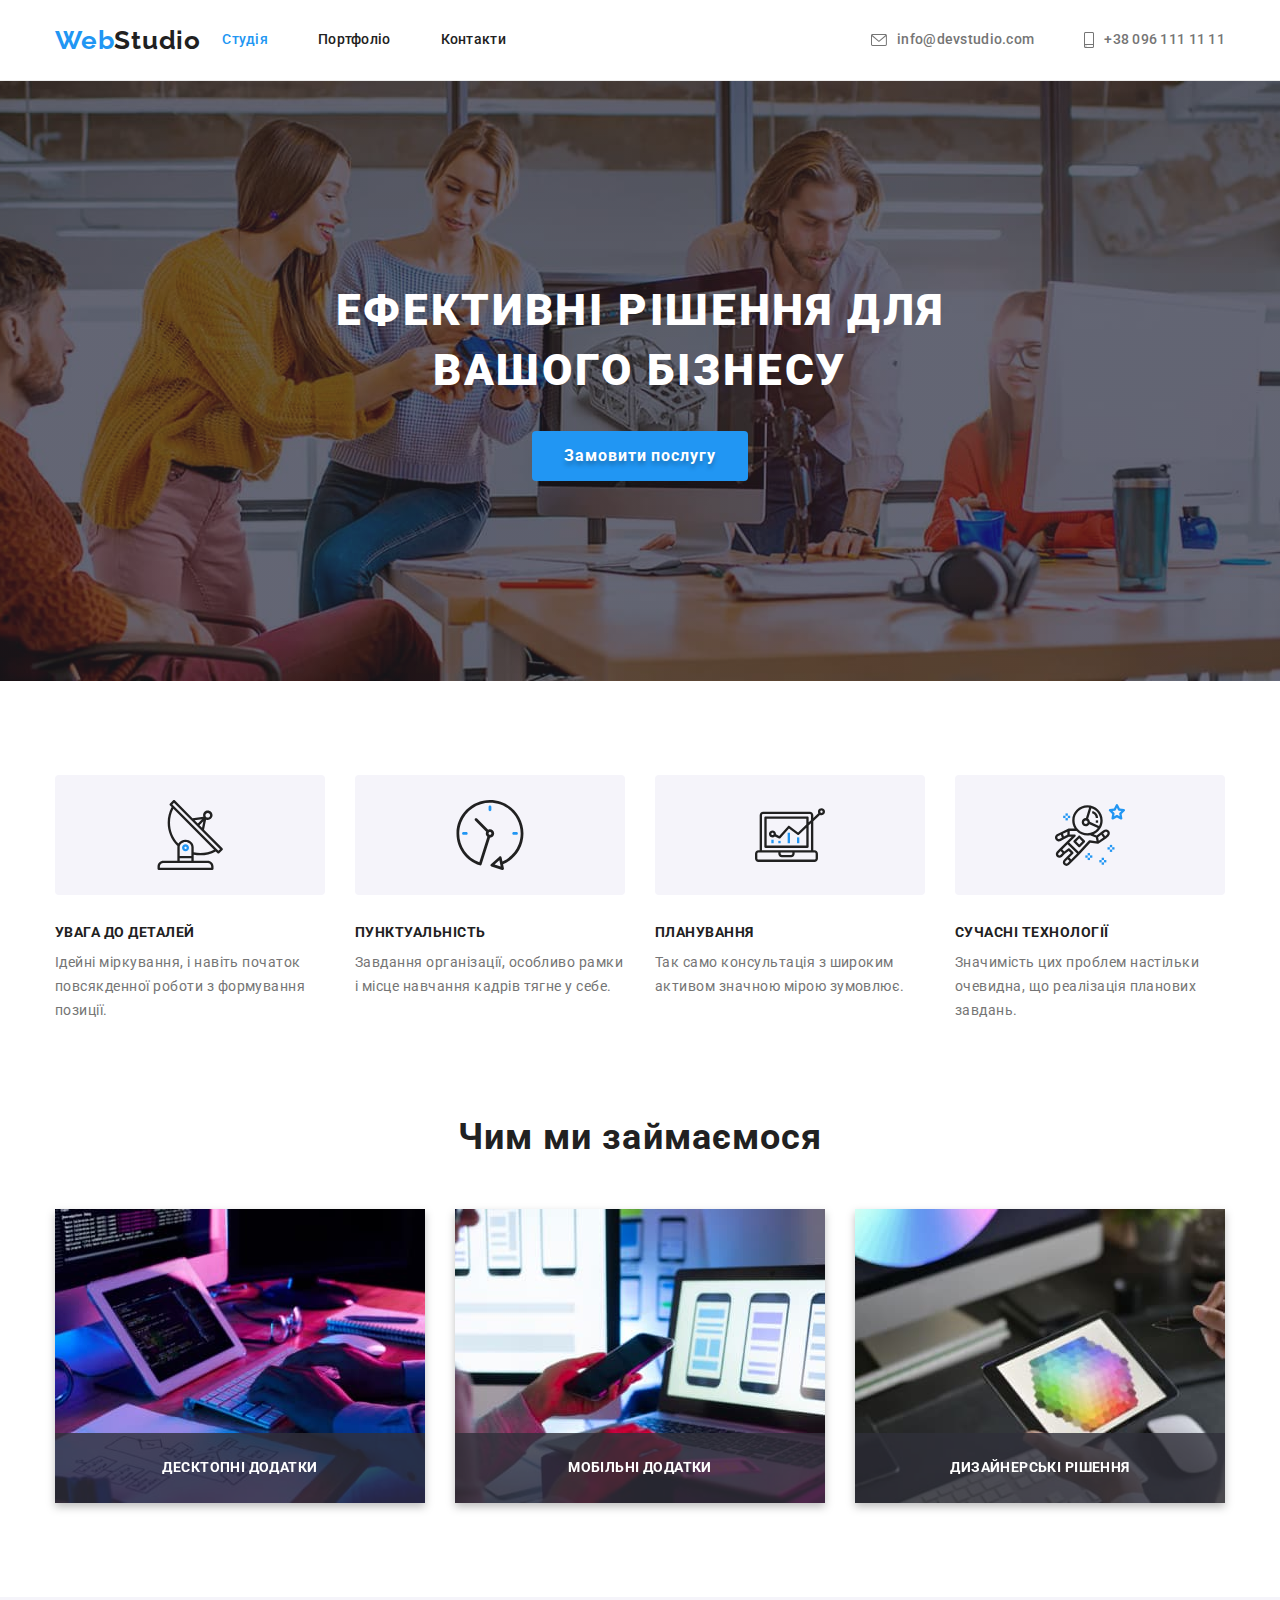
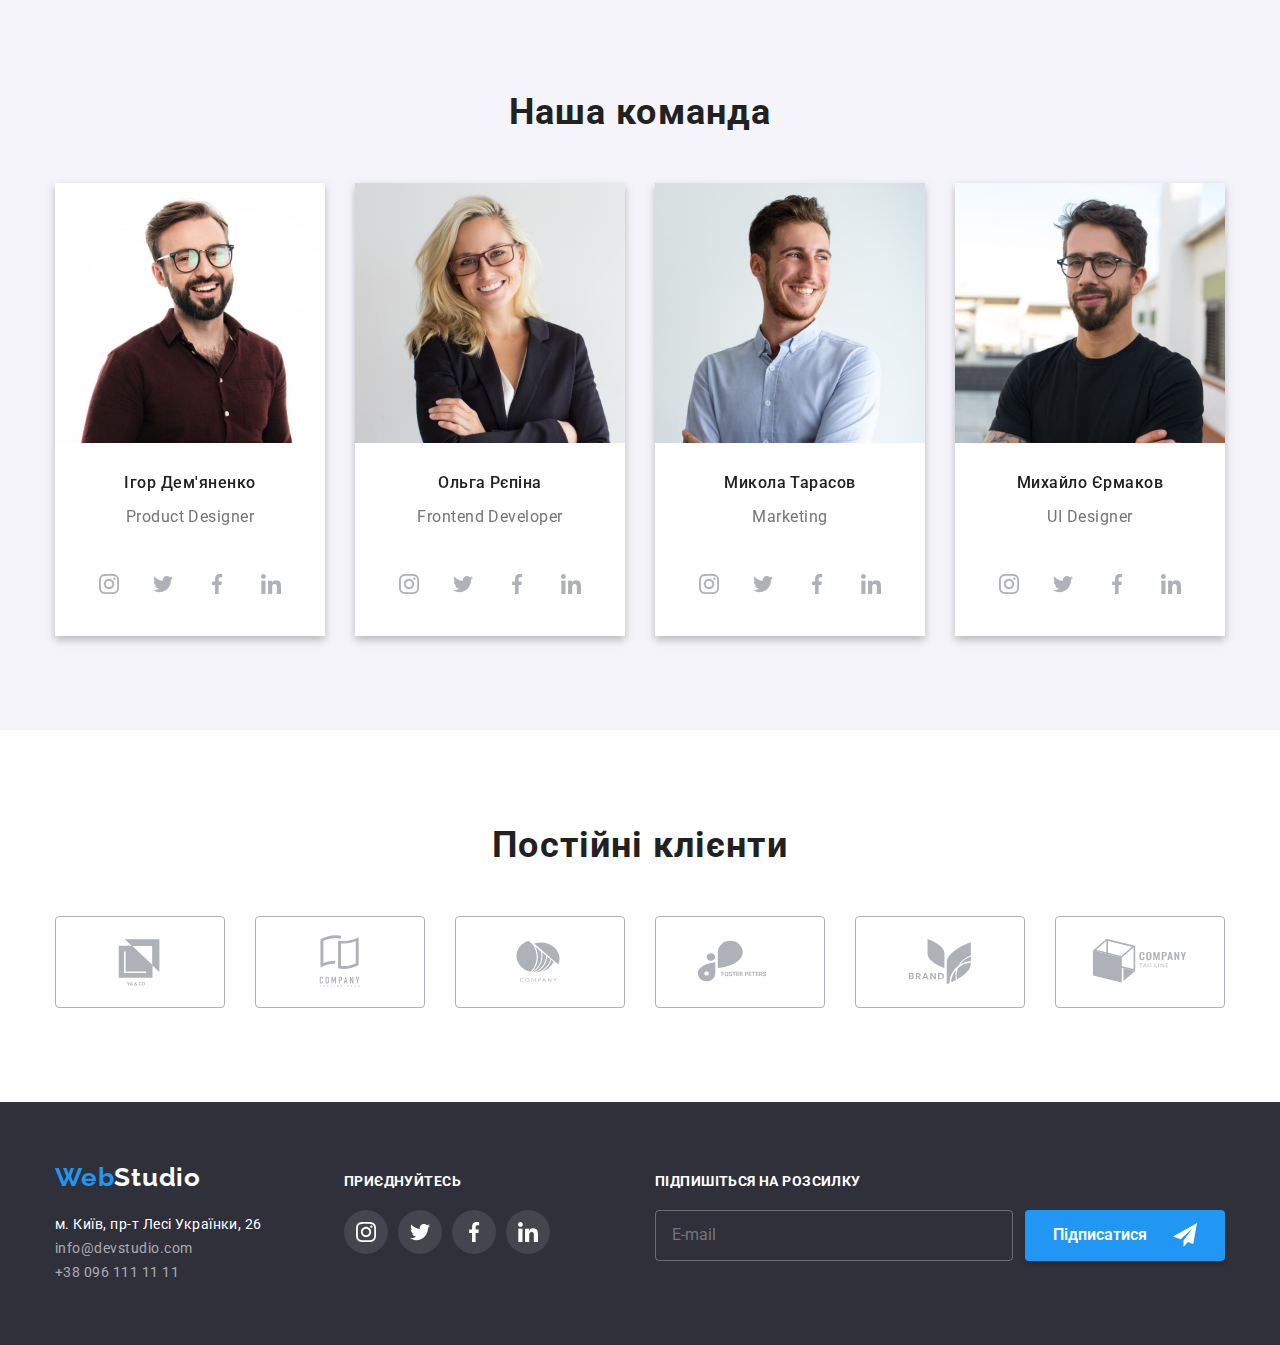
<file: index.html>
<!DOCTYPE html>
<html lang="uk">
  <head>
    <meta charset="UTF-8" />
    <meta http-equiv="X-UA-Compatible" content="IE=edge" />
    <meta name="viewport" content="width=device-width, initial-scale=1.0" />
    <title>WebStudio</title>
    <link
      href="https://fonts.googleapis.com/css2?family=Raleway:wght@700&family=Roboto:wght@400;500;700;900&display=swap"
      rel="stylesheet"
    />
    <link
      rel="stylesheet"
      href="https://cdnjs.cloudflare.com/ajax/libs/modern-normalize/1.1.0/modern-normalize.min.css"
    />
    <link rel="stylesheet" href="./css/styles.css" />
  </head>
  <body>
    <header>
      <div class="container main-nav">
        <a href="./index.html" class="logo"><span class="web-logo">Web</span>Studio</a>
        <nav>
          <ul class="site-nav list">
            <li class="item"><a href="./index.html" class="link current">Студія</a></li>
            <li class="item"><a href="./portfolio.html" class="link">Портфоліо</a></li>
            <li class="item"><a href="" class="link">Контакти</a></li>
          </ul>
        </nav>
        <ul class="auth-nav list">
          <li class="item">
            <a href="mailto:info@devstudio.com" class="link">
              <svg class="auth-icon auth-mail" width="16" height="12">
                <use href="./images/icons.svg#icon-envelope"></use>
              </svg>
              <span>info@devstudio.com</span></a
            >
          </li>
          <li class="item">
            <a href="tel:+380961111111" class="link">
              <svg class="auth-icon auth-tel" width="10" height="16">
                <use href="./images/icons.svg#icon-smartphone"></use></svg
              >+38 096 111 11 11</a
            >
          </li>
        </ul>
      </div>
    </header>
    <main>
      <section class="hero">
        <div class="container">
          <h1 class="hero-title">Ефективні рішення для<br />вашого бізнесу</h1>
          <button type="button" class="button primary" data-modal-open>Замовити послугу</button>
        </div>
      </section>
      <section class="section">
        <div class="container">
          <!-- ПЕРЕВАГИ-->
          <h2 class="visually-hidden">Наші переваги</h2>
          <ul class="list advantages">
            <li class="item">
              <div class="icon">
                <svg width="70" height="70">
                  <use href="./images/icons.svg#icon-details"></use>
                </svg>
              </div>
              <h3 class="title">УВАГА ДО ДЕТАЛЕЙ</h3>
              <p class="text">
                Ідейні міркування, і навіть початок повсякденної роботи з формування позиції.
              </p>
            </li>
            <li class="item">
              <div class="icon">
                <svg width="70" height="70">
                  <use href="./images/icons.svg#icon-clock"></use>
                </svg>
              </div>
              <h3 class="title">ПУНКТУАЛЬНІСТЬ</h3>
              <p class="text">
                Завдання організації, особливо рамки і місце навчання кадрів тягне у себе.
              </p>
            </li>
            <li class="item">
              <div class="icon">
                <svg width="70" height="70">
                  <use href="./images/icons.svg#icon-diagram"></use>
                </svg>
              </div>
              <h3 class="title">ПЛАНУВАННЯ</h3>
              <p class="text">Так само консультація з широким активом значною мірою зумовлює.</p>
            </li>
            <li class="item">
              <div class="icon">
                <svg width="70" height="70">
                  <use href="./images/icons.svg#icon-astronaut"></use>
                </svg>
              </div>
              <h3 class="title">СУЧАСНІ ТЕХНОЛОГІЇ</h3>
              <p class="text">
                Значимість цих проблем настільки очевидна, що реалізація планових завдань.
              </p>
            </li>
          </ul>
        </div>
      </section>
      <section class="section section-projects">
        <!-- ЧИМ МИ ЗАЙМАЄМОСЬ -->
        <div class="container">
          <h2 class="section-title">Чим ми займаємося</h2>
          <ul class="list section-list">
            <li class="item">
              <img src="./images/tablet.jpg" alt="Друк на планшеті" width="370" />
              <p class="label">десктопні додатки</p>
            </li>
            <li class="item">
              <img src="./images/phone.jpg" alt="Друк з телефона" width="370" />
              <p class="label">мобільні додатки</p>
            </li>
            <li class="item">
              <img src="./images/color.jpg" alt="Палітра кольорів" width="370" />
              <p class="label">дизайнерські рішення</p>
            </li>
          </ul>
        </div>
      </section>
      <section class="section section-team">
        <div class="container">
          <!-- КОМАНДА -->
          <h2 class="section-title">Наша команда</h2>
          <ul class="list section-list">
            <li class="item">
              <img
                class="person-img"
                src="./images/photo/demyanenko.jpg"
                alt="Ігор Дем'яненко"
                width="270"
              />
              <h3 class="name">Ігор Дем'яненко</h3>
              <p class="position">Product Designer</p>
              <ul class="social-list list">
                <li class="social-item">
                  <a href="" class="social-link link">
                    <svg class="social-icon" width="20" height="20">
                      <use href="./images/icons.svg#icon-instagram"></use>
                    </svg>
                  </a>
                </li>
                <li class="social-item">
                  <a href="" class="social-link link">
                    <svg class="social-icon" width="20" height="20">
                      <use href="./images/icons.svg#icon-twitter"></use>
                    </svg>
                  </a>
                </li>
                <li class="social-item">
                  <a href="" class="social-link link">
                    <svg class="social-icon" width="20" height="20">
                      <use href="./images/icons.svg#icon-facebook"></use>
                    </svg>
                  </a>
                </li>
                <li class="social-item">
                  <a href="" class="social-link link">
                    <svg class="social-icon" width="20" height="20">
                      <use href="./images/icons.svg#icon-linkedin"></use>
                    </svg>
                  </a>
                </li>
              </ul>
            </li>
            <li class="item">
              <img
                class="person-img"
                src="./images/photo/repina.jpg"
                alt="Ольга Рєпіна"
                width="270"
              />
              <h3 class="name">Ольга Рєпіна</h3>
              <p class="position">Frontend Developer</p>
              <ul class="social-list list">
                <li class="social-item">
                  <a href="" class="social-link link">
                    <svg class="social-icon" width="20" height="20">
                      <use href="./images/icons.svg#icon-instagram"></use>
                    </svg>
                  </a>
                </li>
                <li class="social-item">
                  <a href="" class="social-link link">
                    <svg class="social-icon" width="20" height="20">
                      <use href="./images/icons.svg#icon-twitter"></use>
                    </svg>
                  </a>
                </li>
                <li class="social-item">
                  <a href="" class="social-link link">
                    <svg class="social-icon" width="20" height="20">
                      <use href="./images/icons.svg#icon-facebook"></use>
                    </svg>
                  </a>
                </li>
                <li class="social-item">
                  <a href="" class="social-link link">
                    <svg class="social-icon" width="20" height="20">
                      <use href="./images/icons.svg#icon-linkedin"></use>
                    </svg>
                  </a>
                </li>
              </ul>
            </li>
            <li class="item">
              <img
                class="person-img"
                src="./images/photo/tarasov.jpg"
                alt="Микола Тарасов"
                width="270"
              />
              <h3 class="name">Микола Тарасов</h3>
              <p class="position">Marketing</p>
              <ul class="social-list list">
                <li class="social-item">
                  <a href="" class="social-link link">
                    <svg class="social-icon" width="20" height="20">
                      <use href="./images/icons.svg#icon-instagram"></use>
                    </svg>
                  </a>
                </li>
                <li class="social-item">
                  <a href="" class="social-link link">
                    <svg class="social-icon" width="20" height="20">
                      <use href="./images/icons.svg#icon-twitter"></use>
                    </svg>
                  </a>
                </li>
                <li class="social-item">
                  <a href="" class="social-link link">
                    <svg class="social-icon" width="20" height="20">
                      <use href="./images/icons.svg#icon-facebook"></use>
                    </svg>
                  </a>
                </li>
                <li class="social-item">
                  <a href="" class="social-link link">
                    <svg class="social-icon" width="20" height="20">
                      <use href="./images/icons.svg#icon-linkedin"></use>
                    </svg>
                  </a>
                </li>
              </ul>
            </li>
            <li class="item">
              <img
                class="person-img"
                src="./images/photo/ermakov.jpg"
                alt="Михайло Єрмаков"
                width="270"
              />
              <h3 class="name">Михайло Єрмаков</h3>
              <p class="position">UI Designer</p>
              <ul class="social-list list">
                <li class="social-item">
                  <a href="" class="social-link link">
                    <svg class="social-icon" width="20" height="20">
                      <use href="./images/icons.svg#icon-instagram"></use>
                    </svg>
                  </a>
                </li>
                <li class="social-item">
                  <a href="" class="social-link link">
                    <svg class="social-icon" width="20" height="20">
                      <use href="./images/icons.svg#icon-twitter"></use>
                    </svg>
                  </a>
                </li>
                <li class="social-item">
                  <a href="" class="social-link link">
                    <svg class="social-icon" width="20" height="20">
                      <use href="./images/icons.svg#icon-facebook"></use>
                    </svg>
                  </a>
                </li>
                <li class="social-item">
                  <a href="" class="social-link link">
                    <svg class="social-icon" width="20" height="20">
                      <use href="./images/icons.svg#icon-linkedin"></use>
                    </svg>
                  </a>
                </li>
              </ul>
            </li>
          </ul>
        </div>
      </section>
      <section class="section">
        <div class="container">
          <h2 class="section-title">Постійні клієнти</h2>
          <ul class="list clients-list">
            <li class="item">
              <a class="link-company" href="" class="list-company">
                <svg class="button-icon" width="106" height="60">
                  <use href="./images/icons.svg#icon-ya_co"></use>
                </svg>
              </a>
            </li>
            <li class="item clients-item">
              <a class="link-company" href="" class="list-company">
                <svg class="button-icon" width="106" height="60">
                  <use href="./images/icons.svg#icon-company"></use>
                </svg>
              </a>
            </li>
            <li class="item clients-item">
              <a class="link-company" href="" class="list-company">
                <svg class="button-icon" width="106" height="60">
                  <use href="./images/icons.svg#icon-logo-2"></use>
                </svg>
              </a>
            </li>
            <li class="item clients-item">
              <a class="link-company" href="" class="list-company">
                <svg class="button-icon" width="106" height="60">
                  <use href="./images/icons.svg#icon-fosters"></use>
                </svg>
              </a>
            </li>
            <li class="item clients-item">
              <a class="link-company" href="" class="list-company">
                <svg class="button-icon" width="106" height="60">
                  <use href="./images/icons.svg#icon-brand"></use>
                </svg>
              </a>
            </li>
            <li class="item clients-item">
              <a class="link-company" href="" class="list-company">
                <svg class="button-icon" width="106" height="60">
                  <use href="./images/icons.svg#icon-tag-line"></use>
                </svg>
              </a>
            </li>
          </ul>
        </div>
      </section>
      <!-- МОДАЛЬНЕ ВІКНО-->
      <div class="backdrop is-hidden" data-modal>
        <div class="modal">
          <button type="button" class="modal-close-button" data-modal-close>
            <svg class="modal-close-btn-icon" width="18" height="18">
              <use href="./images/icons.svg#icon-close"></use>
            </svg>
          </button>
          <!-- ФОРМА-->
          <form class="modal-form" autocomplete="off">
            <p class="modal-form-instructions">Залиште свої дані, ми вам передзвонимо</p>
            <label class="form-field">
              <span class="form-label">Ім'я</span>
              <span class="form-input-wrapper">
                <input
                  type="text"
                  class="form-input"
                  name="user_name"
                  required
                  pattern="^[a-zA-Zа-яА-ЯЇїІі]+"
                  minlength="2"
                />
                <svg class="form-icon" width="12" height="12">
                  <use href="./images/icons.svg#icon-Vector"></use>
                </svg>
              </span>
            </label>

            <label class="form-field">
              <span class="form-label">Телефон</span>
              <span class="form-input-wrapper">
                <input
                  type="tel"
                  class="form-input"
                  name="user_phone"
                  pattern="[0-9{3}-0-9{3}-0-9{2}-0-9{2}]"
                  title="xxx-xxx-xx-xx"
                  required
                />
                <svg class="form-icon" width="12" height="12">
                  <use href="./images/icons.svg#icon-Vector-1"></use>
                </svg>
              </span>
            </label>

            <label class="form-field">
              <span class="form-label">Пошта</span>
              <span class="form-input-wrapper">
                <input type="mail" class="form-input" name="user_email" required />
                <svg class="form-icon" width="12" height="12">
                  <use href="./images/icons.svg#icon-Vector-3"></use>
                </svg>
              </span>
            </label>

            <label class="form-field">
              <span class="form-label">Коментар</span>
              <span class="form-icon"></span>
              <textarea
                class="form-comment"
                name="user_comment"
                required
                placeholder="Введіть текст"
              ></textarea>
            </label>

            <div>
              <input
                id="user-policy"
                class="form-checkbox-input visually-hidden"
                type="checkbox"
                name="name"
                required
                value="Погодження"
                placeholder=" "
              />
              <label for="user-policy" class="checkbox-label"
                >Погоджуюся з розсилкою та приймаю&nbsp;<a href="">Умови договору</a>
              </label>
              <span class="checkbox-icon"></span>
            </div>
            <button type="submit" class="form-submit-button">Відправити</button>
          </form>
        </div>
      </div>
    </main>
    <!-- ПІДВАЛ-->
    <footer class="list-footer">
      <div class="container all-contacts">
        <div>
          <a href="./index.html" class="logo footer"><span class="web-logo">Web</span>Studio</a>
          <address>
            <ul class="list contact">
              <li class="item">
                <a
                  class="address"
                  href="https://goo.gl/maps/xQ3tT5N6ZBUTE3oR9"
                  target="_blank"
                  rel="noreferrer noopener nofollow"
                  >м. Київ, пр-т Лесі Українки, 26</a
                >
              </li>
              <li class="item">
                <a class="info" href="mailto:info@devstudio.com">info@devstudio.com</a>
              </li>
              <li class="item"><a class="info" href="tel:+380961111111">+38 096 111 11 11</a></li>
            </ul>
          </address>
        </div>
        <div class="social-contacts">
          <p class="footer-instructions">Приєднуйтесь</p>
          <ul class="social-list list">
            <li class="social-item">
              <a href="" class="social-link link">
                <svg class="footer-icon" width="20" height="20">
                  <use href="./images/icons.svg#icon-instagram"></use>
                </svg>
              </a>
            </li>
            <li class="social-item">
              <a href="" class="social-link link">
                <svg class="footer-icon" width="20" height="20">
                  <use href="./images/icons.svg#icon-twitter"></use>
                </svg>
              </a>
            </li>
            <li class="social-item">
              <a href="" class="social-link link">
                <svg class="footer-icon" width="20" height="20">
                  <use href="./images/icons.svg#icon-facebook"></use>
                </svg>
              </a>
            </li>
            <li class="social-item">
              <a href="" class="social-link link">
                <svg class="footer-icon" width="20" height="20">
                  <use href="./images/icons.svg#icon-linkedin"></use>
                </svg>
              </a>
            </li>
          </ul>
        </div>
        <div>
          <form>
            <p class="footer-instructions">Підпишіться на розсилку</p>
            <div class="footer-form-wrapper">
              <label class="footer-form-field">
                <input
                  type="mail"
                  class="footer-form-input"
                  name="user_email"
                  placeholder="E-mail"
                />
              </label>
              <button type="submit" class="footer-submit-button">
                Підписатися<svg class="footer-icon-send" width="24" height="24">
                  <use href="./images/icons.svg#icon-icon-send"></use>
                </svg>
              </button>
            </div>
          </form>
        </div>
      </div>
    </footer>
    <script src="./js/modal.js"></script>
  </body>
</html>
</file>
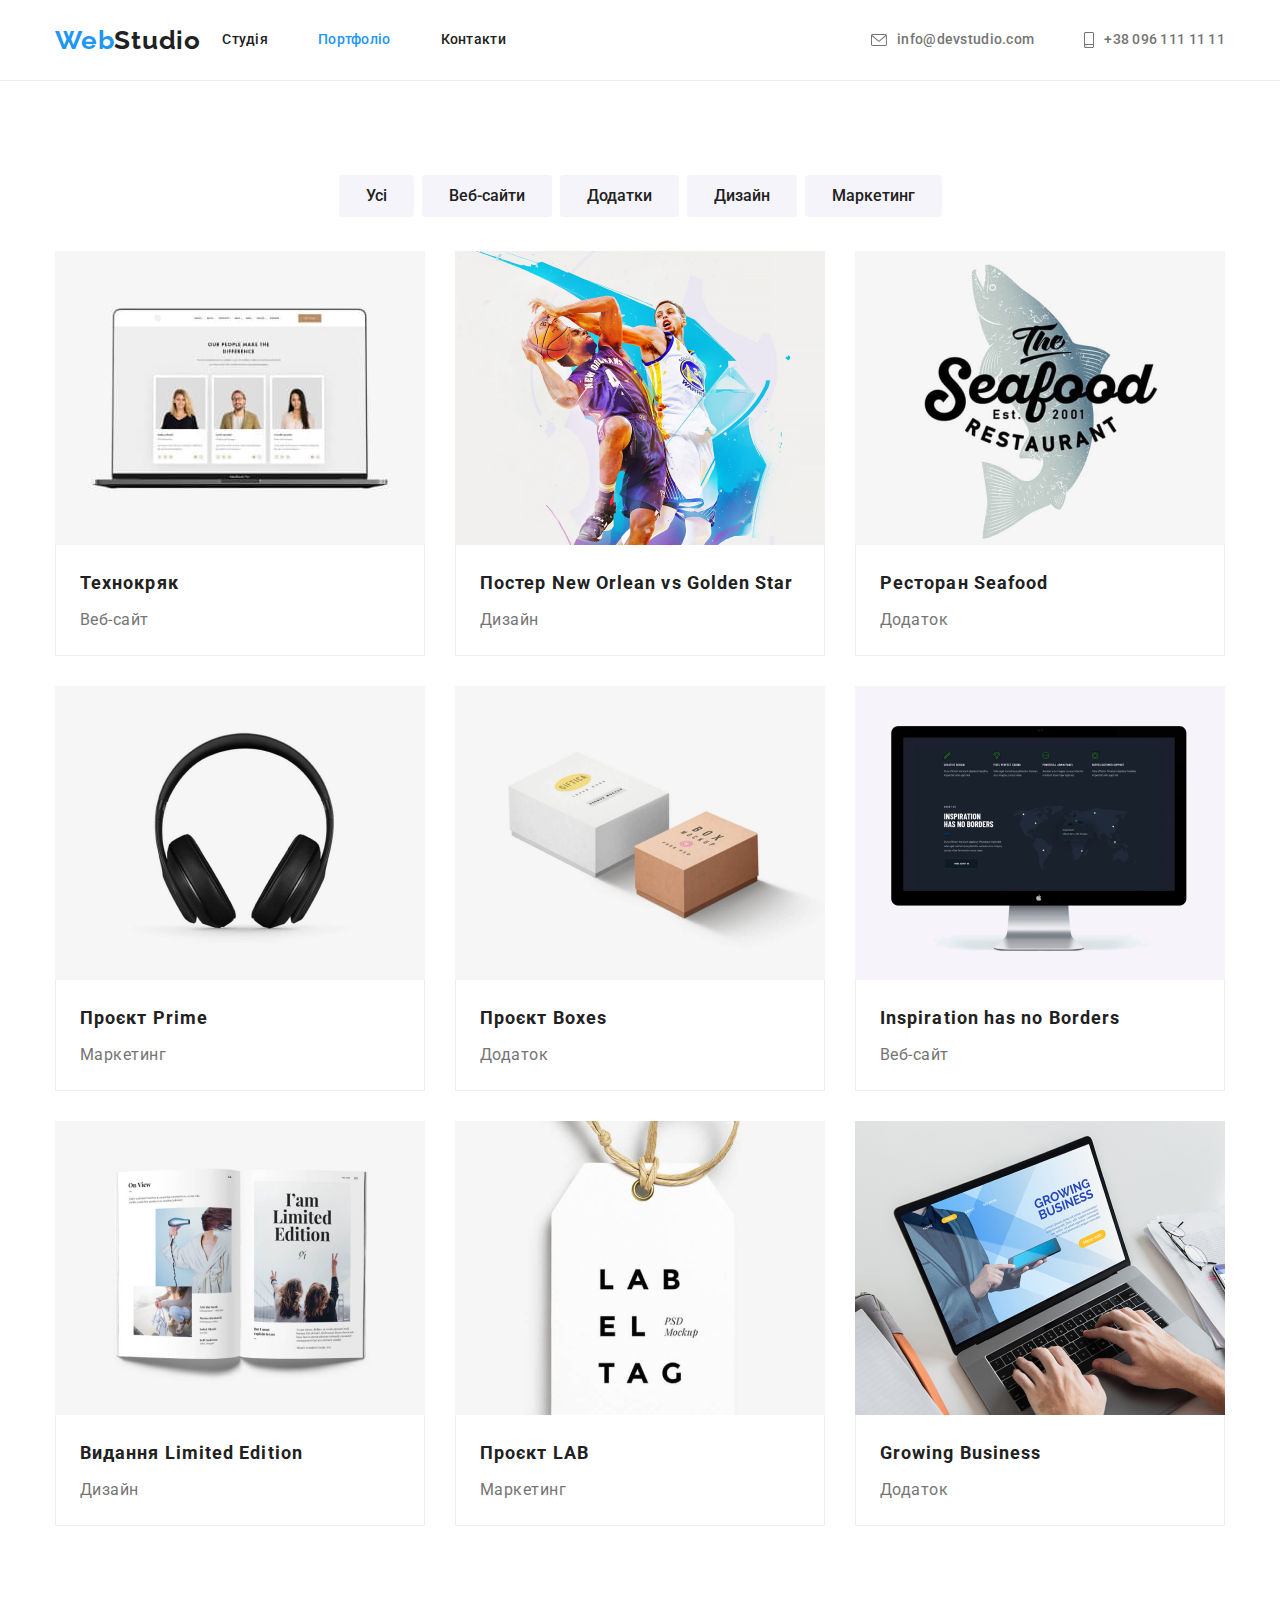
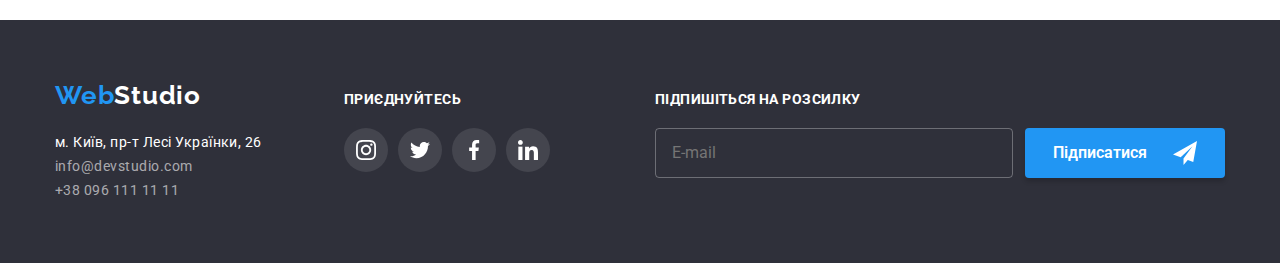
<file: portfolio.html>
<!DOCTYPE html>
<html lang="uk">
  <head>
    <meta charset="UTF-8" />
    <meta http-equiv="X-UA-Compatible" content="IE=edge" />
    <meta name="viewport" content="width=device-width, initial-scale=1.0" />
    <title>WebStudio</title>
    <link
      href="https://fonts.googleapis.com/css2?family=Raleway:wght@700&family=Roboto:wght@400;500;700;900&display=swap"
      rel="stylesheet"
    />
    <link
      rel="stylesheet"
      href="https://cdnjs.cloudflare.com/ajax/libs/modern-normalize/1.1.0/modern-normalize.min.css"
    />
    <link rel="stylesheet" href="./css/styles.css" />
  </head>
  <body>
    <header>
      <div class="container main-nav">
        <a href="./index.html" class="logo"><span class="web-logo">Web</span>Studio</a>
        <nav>
          <ul class="site-nav list">
            <li class="item"><a href="./index.html" class="link">Студія</a></li>
            <li class="item"><a href="./portfolio.html" class="link current">Портфоліо</a></li>
            <li class="item"><a href="" class="link">Контакти</a></li>
          </ul>
        </nav>
        <ul class="auth-nav list">
          <li class="item">
            <a href="mailto:info@devstudio.com" class="link">
              <svg class="auth-icon auth-mail" width="16" height="12">
                <use href="./images/icons.svg#icon-envelope"></use></svg
              >info@devstudio.com</a
            >
          </li>
          <li class="item">
            <a href="tel:+380961111111" class="link">
              <svg class="auth-icon auth-tel" width="10" height="16">
                <use href="./images/icons.svg#icon-smartphone"></use></svg
              >+38 096 111 11 11</a
            >
          </li>
        </ul>
      </div>
    </header>
    <main>
      <section class="section">
        <div class="container">
          <h1 class="visually-hidden">Приклади робіт</h1>
          <!-- РАДІОКНОПКИ -->
          <ul class="list button-list">
            <li class="item"><button type="button" class="button secondary">Усі</button></li>
            <li class="item"><button type="button" class="button secondary">Веб-сайти</button></li>
            <li class="item"><button type="button" class="button secondary">Додатки</button></li>
            <li class="item"><button type="button" class="button secondary">Дизайн</button></li>
            <li class="item"><button type="button" class="button secondary">Маркетинг</button></li>
          </ul>
          <!-- ПРОЕКТИ -->
          <ul class="examples">
            <li class="item examples-item">
              <a class="link examples-link" href="./images/portfolio/img.jpg">
                <div class="examples-wrapper">
                  <img
                    class="examples-picture"
                    src="./images/portfolio/img.jpg"
                    alt="Laptop"
                    width="370"
                  />
                  <p class="overlay">
                    Ресурс пропонує комплексні пропозиції з різним рівнем функціоналу та сервісів.
                    Все це дозволить відвідувачу отримати вичерпні відомості про компанію чи
                    приватну особу.
                  </p>
                </div>
                <div class="text-border">
                  <h2 class="title">Технокряк</h2>
                  <p class="text">Веб-сайт</p>
                </div>
              </a>
            </li>
            <li class="item examples-item">
              <a class="link examples-link" href="./images/portfolio/img-1.png">
                <div class="examples-wrapper">
                  <img
                    class="examples-picture"
                    src="./images/portfolio/img-1.png"
                    alt="Basketball"
                    width="370"
                  />
                  <p class="overlay">
                    Ресурс пропонує комплексні пропозиції з різним рівнем функціоналу та сервісів.
                    Все це дозволить відвідувачу отримати вичерпні відомості про компанію чи
                    приватну особу.
                  </p>
                </div>
                <div class="text-border">
                  <h2 class="title">Постер New Orlean vs Golden Star</h2>
                  <p class="text">Дизайн</p>
                </div></a
              >
            </li>
            <li class="item examples-item">
              <a class="link examples-link" href="./images/portfolio/img-2.png">
                <div class="examples-wrapper">
                  <img
                    class="examples-picture"
                    src="./images/portfolio/img-2.png"
                    alt="The Seafood Restaurant"
                    width="370"
                  />
                  <p class="overlay">
                    Ресурс пропонує комплексні пропозиції з різним рівнем функціоналу та сервісів.
                    Все це дозволить відвідувачу отримати вичерпні відомості про компанію чи
                    приватну особу.
                  </p>
                </div>
                <div class="text-border">
                  <h2 class="title">Ресторан Seafood</h2>
                  <p class="text">Додаток</p>
                </div></a
              >
            </li>
            <li class="item examples-item">
              <a class="link examples-link" href="./images/portfolio/img-3.png">
                <div class="examples-wrapper">
                  <img
                    class="examples-picture"
                    src="./images/portfolio/img-3.png"
                    alt="Headphones"
                    width="370"
                  />
                  <p class="overlay">
                    Ресурс пропонує комплексні пропозиції з різним рівнем функціоналу та сервісів.
                    Все це дозволить відвідувачу отримати вичерпні відомості про компанію чи
                    приватну особу.
                  </p>
                </div>
                <div class="text-border">
                  <h2 class="title">Проєкт Prime</h2>
                  <p class="text">Маркетинг</p>
                </div></a
              >
            </li>
            <li class="item examples-item">
              <a class="link examples-link" href="./images/portfolio/img-4.png">
                <div class="examples-wrapper">
                  <img
                    class="examples-picture"
                    src="./images/portfolio/img-4.png"
                    alt="Boxes"
                    width="370"
                  />
                  <p class="overlay">
                    Ресурс пропонує комплексні пропозиції з різним рівнем функціоналу та сервісів.
                    Все це дозволить відвідувачу отримати вичерпні відомості про компанію чи
                    приватну особу.
                  </p>
                </div>
                <div class="text-border">
                  <h2 class="title">Проєкт Boxes</h2>
                  <p class="text">Додаток</p>
                </div></a
              >
            </li>
            <li class="item examples-item">
              <a class="link examples-link" href="./images/portfolio/img-5.png">
                <div class="examples-wrapper">
                  <img
                    class="examples-picture"
                    src="./images/portfolio/img-5.png"
                    alt="Monitor"
                    width="370"
                  />
                  <p class="overlay">
                    Ресурс пропонує комплексні пропозиції з різним рівнем функціоналу та сервісів.
                    Все це дозволить відвідувачу отримати вичерпні відомості про компанію чи
                    приватну особу.
                  </p>
                </div>
                <div class="text-border">
                  <h2 class="title">Inspiration has no Borders</h2>
                  <p class="text">Веб-сайт</p>
                </div></a
              >
            </li>
            <li class="item examples-item">
              <a
                class="link examples-link"
                class="example-link"
                href="./images/portfolio/img-6.png"
              >
                <div class="examples-wrapper">
                  <img
                    class="examples-picture"
                    src="./images/portfolio/img-6.png"
                    alt="Journal"
                    width="370"
                  />
                  <p class="overlay">
                    Ресурс пропонує комплексні пропозиції з різним рівнем функціоналу та сервісів.
                    Все це дозволить відвідувачу отримати вичерпні відомості про компанію чи
                    приватну особу.
                  </p>
                </div>
                <div class="text-border">
                  <h2 class="title">Видання Limited Edition</h2>
                  <p class="text">Дизайн</p>
                </div></a
              >
            </li>
            <li class="item examples-item">
              <a class="link examples-link" href="./images/portfolio/img-7.png">
                <div class="examples-wrapper">
                  <img
                    class="examples-picture"
                    src="./images/portfolio/img-7.png"
                    alt="Label"
                    width="370"
                  />
                  <p class="overlay">
                    Ресурс пропонує комплексні пропозиції з різним рівнем функціоналу та сервісів.
                    Все це дозволить відвідувачу отримати вичерпні відомості про компанію чи
                    приватну особу.
                  </p>
                </div>
                <div class="text-border">
                  <h2 class="title">Проєкт LAB</h2>
                  <p class="text">Маркетинг</p>
                </div></a
              >
            </li>
            <li class="item examples-item">
              <a class="link examples-link" href="./images/portfolio/img-8.png">
                <div class="examples-wrapper">
                  <img
                    class="examples-picture"
                    src="./images/portfolio/img-8.png"
                    alt="Keyboard Typing"
                    width="370"
                  />
                  <p class="overlay">
                    Ресурс пропонує комплексні пропозиції з різним рівнем функціоналу та сервісів.
                    Все це дозволить відвідувачу отримати вичерпні відомості про компанію чи
                    приватну особу.
                  </p>
                </div>
                <div class="text-border">
                  <h2 class="title">Growing Business</h2>
                  <p class="text">Додаток</p>
                </div></a
              >
            </li>
          </ul>
        </div>
      </section>
    </main>
    <footer class="list-footer">
      <div class="container all-contacts">
        <section>
          <a href="./index.html" class="logo footer"><span class="web-logo">Web</span>Studio</a>
          <address>
            <ul class="list contact">
              <li class="item">
                <a
                  class="address"
                  href="https://goo.gl/maps/xQ3tT5N6ZBUTE3oR9"
                  target="_blank"
                  rel="noreferrer noopener nofollow"
                  >м. Київ, пр-т Лесі Українки, 26</a
                >
              </li>
              <li class="item">
                <a class="info" href="mailto:info@devstudio.com">info@devstudio.com</a>
              </li>
              <li class="item"><a class="info" href="tel:+380961111111">+38 096 111 11 11</a></li>
            </ul>
          </address>
        </section>
        <section class="social-contacts">
          <h3 class="footer-instructions">Приєднуйтесь</h3>
          <ul class="social-list list">
            <li class="social-item">
              <a href="" class="social-link link">
                <svg class="footer-icon" width="20" height="20">
                  <use href="./images/icons.svg#icon-instagram"></use>
                </svg>
              </a>
            </li>
            <li class="social-item">
              <a href="" class="social-link link">
                <svg class="footer-icon" width="20" height="20">
                  <use href="./images/icons.svg#icon-twitter"></use>
                </svg>
              </a>
            </li>
            <li class="social-item">
              <a href="" class="social-link link">
                <svg class="footer-icon" width="20" height="20">
                  <use href="./images/icons.svg#icon-facebook"></use>
                </svg>
              </a>
            </li>
            <li class="social-item">
              <a href="" class="social-link link">
                <svg class="footer-icon" width="20" height="20">
                  <use href="./images/icons.svg#icon-linkedin"></use>
                </svg>
              </a>
            </li>
          </ul>
        </section>
        <div>
          <form>
            <p class="footer-instructions">Підпишіться на розсилку</p>
            <div class="footer-form-wrapper">
              <label class="footer-form-field">
                <input
                  type="mail"
                  class="footer-form-input"
                  name="user_email"
                  placeholder="E-mail"
                />
              </label>
              <button type="submit" class="footer-submit-button">
                Підписатися<svg class="footer-icon-send" width="24" height="24">
                  <use href="./images/icons.svg#icon-icon-send"></use>
                </svg>
              </button>
            </div>
          </form>
        </div>
      </div>
    </footer>
    <script src="./js/modal.js"></script>
  </body>
</html>
</file>
<file: css/styles.css>
:root {
  --primary-text-color: #757575;
  --secondary-text-color: #212121;
  --accent-color: #2196f3;
  --primary-bg-color: #ffffff;
  --btn-bck-color: #f5f4fa;
}

body {
  background-color: var(--primary-bg-color);
  color: var(--primary-text-color);

  font-family: Roboto, sans-serif;
  letter-spacing: 0.03em;
}
/* колір фону #FFFFFF */
/* колір основного тексту: #757575; */
/* другорядний колір тексту #212121; */
/* акцент #2196F3 */

.list,
.examples {
  list-style: none;
  margin: 0;
  padding: 0;
}

.container {
  width: 1200px;
  margin-left: auto;
  margin-right: auto;
  padding-left: 15px;
  padding-right: 15px;
}

h1,
h2,
h3,
h4,
h5,
h6 {
  margin: 0;
  padding: 0;
}

p {
  margin: 0;
  padding: 0;
}

img {
  display: block;
  height: auto;
  width: 100%;
}

.section {
  padding-bottom: 94px;
  padding-top: 94px;
}

/*Logo*/

.logo {
  display: inline-block;
  margin-right: auto;

  color: var(--secondary-text-color);

  font-family: Raleway, sans-serif;
  letter-spacing: 0.03em;
  font-weight: 700;
  font-size: 26px;
  line-height: 1.19;
  text-decoration: none;
}

.web-logo {
  color: var(--accent-color);
}

header {
  border-bottom: 1px solid #ececec;
}

/*Main-nav*/
.main-nav {
  display: flex;
  align-items: center;
}
/*Site-nav*/

.site-nav {
  display: flex;
}

.site-nav .item:not(:last-child) {
  margin-right: 50px;
}

.site-nav {
  margin-right: 344px;
}

.site-nav .link {
  display: block;
  padding-top: 32px;
  padding-bottom: 32px;

  color: var(--secondary-text-color);

  font-size: 14px;
  font-weight: 500;
  line-height: 1.14;
  letter-spacing: 0.02em;
  text-decoration: none;

  
  transition-duration: 250ms;
  transition-timing-function: cubic-bezier(0.4, 0, 0.2, 1);
}
.site-nav .link:hover,
.site-nav .link:focus {
  color: var(--accent-color);

}

.site-nav .current {
  color: var(--accent-color);

  position: relative;
  opacity: 1;
}

.site-nav .current::after {
  content: ''
  display: inline-block;
  color: var(--accent-color);

  position: absolute;
  margin: 0;
  box-sizing: border-box;
  width: 28px;
  height: 4px;
  border-radius: 2px;
  bottom: 0;
}

/* Auth-nav */

.auth-nav {
  display: flex;
  margin-left: auto;
}

.auth-nav .item:not(:last-child) {
  margin-right: 50px;
}

.auth-nav .link {
  display: flex;
  align-items: center;

  color: var(--primary-text-color);

  font-weight: 500;
  font-size: 14px;
  line-height: 1.14;
  letter-spacing: 0.02em;
  text-decoration: none;

  
  transition-duration: 250ms;
  transition-timing-function: cubic-bezier(0.4, 0, 0.2, 1);
}

.auth-nav .link:hover,
.auth-nav .link:focus {
  color: var(--accent-color);

}

.auth-icon {
  margin-right: 10px;
  fill: currentColor;
  display: block;
}

/* Hero */
.hero {
  max-width: 1600px;
  padding-top: 200px;
  padding-bottom: 200px;
  margin: auto;
  background-color: #2f303a;
  background-image: linear-gradient(to right, rgba(47, 48, 58, 0.4), rgba(47, 48, 58, 0.4)),
    url(../images/hero.jpg);
  background-repeat: no-repeat;
  background-position: center;
}

.hero-title {
  margin-top: 0;
  margin-bottom: 0;
  padding-bottom: 30px;
  color: var(--primary-bg-color);

  font-weight: 900;
  font-size: 44px;
  line-height: 1.36;
  text-align: center;
  letter-spacing: 0.06em;
  text-transform: uppercase;
}

/* Advantages  */

.advantages {
  display: flex;
  justify-content: space-between;
}

.advantages .item {
  width: 270px;
}

.advantages .title {
  margin-bottom: 10px;

  color: var(--secondary-text-color);

  font-size: 14px;
  line-height: 1.14;
  text-transform: uppercase;
}

.advantages .text {
  font-size: 14px;
  line-height: 1.71;
}

.advantages .icon {
  display: flex;
  align-items: center;
  justify-content: center;

  width: 100%;
  height: 120px;
  margin-bottom: 30px;

  background-color: var(--btn-bck-color);
  border-radius: 4px;
}
/* Projects */

.section-projects {
  padding-top: 0px;
}

.section-projects .item {
  display: block;
  position: relative;
}

.section-projects .label {
  display: flex;
  justify-content: center;
  align-items: center;
  bottom: 0;

  position: absolute;
  width: 100%;
  height: 70px;

  font-family: 'Roboto';
  font-style: normal;
  font-weight: 700;
  font-size: 14px;
  line-height: 1.14;
  text-align: center;
  letter-spacing: 0.03em;
  text-transform: uppercase;
  padding: 27, 113;

  color: var(--primary-bg-color);
  background: rgba(47, 48, 58, 0.8);
}

/* Section Team*/
.section-team {
  background-color: var(--btn-bck-color);
}

.section-list {
  display: flex;
}

.section-list .item {
  background-color: #fff;
  filter: drop-shadow(0px 4px 4px rgba(0, 0, 0, 0.25));
}

.section-list .item:not(:last-child) {
  margin-right: 30px;
}

.section .section-title {
  margin-bottom: 50px;

  color: var(--secondary-text-color);

  font-size: 36px;
  line-height: 1.17;
  text-align: center;
  letter-spacing: 0.03em;
}

.person-img {
  margin-bottom: 30px;
}

.name {
  margin-bottom: 10px;
}

.position {
  margin-bottom: 30px;
}

.section-list .social-list {
  display: flex;
  justify-content: center;
  align-content: center;
  margin-top: 16px;
  margin-bottom: 30px;
}

.section-list .social-item {
  margin-right: 10px;
  width: 44px;
  height: 44px;
}

.section-list .social-item:last-child {
  margin-right: 0px;
}

.social-list .social-link {
  width: 100%;
  height: 100%;

  display: flex;
  align-items: center;
  justify-content: center;
  align-content: center;

  color: rgba(175, 177, 184, 1);
  background-color: var(--primary-bg-color);
  border-radius: 50%;
  
  transition-duration: 250ms;
  transition-timing-function: cubic-bezier(0.4, 0, 0.2, 1);
}

.section-list .social-icon {
  fill: currentColor;

  transition: background-color 250ms cubic-bezier(0.4, 0, 0.2, 1);
}

.section-list .social-link:hover,
.section-list .social-link:focus {
  background-color: var(--accent-color);
  color: var(--primary-bg-color);

}

.section-list .social-link:hover .social-icon,
.section-list .social-link:focus .social-icon {
  fill: currentColor;

  transition-duration: 250ms;
  transition-timing-function: cubic-bezier(0.4, 0, 0.2, 1);
}

/*Clients*/

.clients-list {
  display: flex;
}

.clients-list .item {
  height: 92px;
  width: 170px;
  margin-right: 30px;
}

.clients-list .item:last-child {
  margin-right: 0px;
}

.clients-list .link-company {
  display: flex;
  align-items: center;
  justify-content: center;

  width: 100%;
  height: 100%;

  color: #afb1b8;
  border: 1px solid #afb1b8;
  border-radius: 4px;

  transition: background-color 250ms cubic-bezier(0.4, 0, 0.2, 1);
}

.button-icon {
  fill: currentColor;

  transition-duration: 250ms;
  transition-timing-function: cubic-bezier(0.4, 0, 0.2, 1);
}

.clients-list .link-company:hover,
.clients-list .link-company:focus {
  color: var(--accent-color);
  border: 1px solid var(--accent-color);
}

.clients-list .link-company:hover .button-icon,
.clients-list .link-company:focus .button-icon {
  fill: currentColor;

  transition-duration: 250ms;
  transition-timing-function: cubic-bezier(0.4, 0, 0.2, 1);
}

/* Button */

button {
  background-color: var(--accent-color);
  color: var(--primary-bg-color);

  font-family: Roboto, sans-serif;
  font-style: normal;
  font-weight: 500;
  font-size: 16px;
  line-height: 1.62;
  text-align: center;

  cursor: pointer;
}
.button.primary {
  display: block;
  margin: auto;
  min-width: 216px;
  padding: 10px 32px;
  border-radius: 4px;
  border-style: none;

  font-weight: 700;
  font-size: 16px;
  line-height: 1.88;
  text-align: center;
  letter-spacing: 0.06em;
  text-shadow: 0px 4px 4px rgba(0, 0, 0, 0.25);

  
  transition-duration: 250ms;
  transition-timing-function: cubic-bezier(0.4, 0, 0.2, 1);
}
.button.primary:focus,
.button.primary:hover {
  background-color: #188ce8;
  align-items: center;

}
.button.secondary {
  padding: 6px 25px;
  border-color: transparent;
  border-radius: 4px;

  background-color: var(--btn-bck-color);
  color: var(--secondary-text-color);

  transition-duration: 250ms;
  transition-timing-function: cubic-bezier(0.4, 0, 0.2, 1);
}

.button.secondary:hover,
.button.secondary:focus {
  background-color: var(--accent-color);
  color: var(--primary-bg-color);
  box-shadow: 0px 3px 1px rgba(0, 0, 0, 0.1), 0px 1px 2px rgba(0, 0, 0, 0.08),
    0px 2px 2px rgba(0, 0, 0, 0.12);

}

/* Portfolio Main Page */
.button-list {
  display: flex;
  justify-content: center;
}

.button-list {
  margin-bottom: 34px;
}

.button-list .item:not(:last-child) {
  margin-right: 8px;
}

.examples {
  display: flex;
  flex-wrap: wrap;
  margin: -15px;
}

.examples .item {
  width: 370px;
  margin: 15px;
}

.examples .title {
  margin-bottom: 4px;
  padding-left: 24px;
  padding-right: 24px;

  color: var(--secondary-text-color);

  font-size: 18px;
  line-height: 2;
  letter-spacing: 0.06em;
  text-decoration: none;
  font-style: normal;
}

.examples .text {
  padding-left: 24px;
  padding-right: 24px;
  padding-bottom: 20px;

  color: var(--primary-text-color);

  font-size: 16px;
  line-height: 1.88;
  text-decoration: none;
  font-style: normal;
}

.examples .link {
  display: block;
  text-decoration: none;

  transition-duration: 250ms;
  transition-timing-function: cubic-bezier(0.4, 0, 0.2, 1);
}

.examples .link:hover,
.examples .link:focus {
  box-shadow: 0px 1px 1px rgba(0, 0, 0, 0.12), 0px 4px 4px rgba(0, 0, 0, 0.06),
    1px 4px 6px rgba(0, 0, 0, 0.16);

}

.examples-wrapper {
position: relative;
overflow: hidden;
}

.overlay {
  font-family: 'Roboto';
  font-style: normal;
  font-weight: 400;
  font-size: 18px;
  line-height: 1.6;
  letter-spacing: 0.03em;

  transform: translate(0,101%);
  transition: transform 500ms linear;

  color: var(--primary-bg-color);
  background-color: rgba(33, 150, 243, 0.9);

  width: 100%;
  height: 100%;

  padding-top: 63px;
  padding-bottom: 63px;
  padding-left: 24px;
  padding-right: 24px;

  position: absolute;
  top: 0;
  left: 0;
}

.examples-link:hover .overlay,
.examples-link:focus .overlay {
  transform: translate(0,0);
}

.list .name {
  color: var(--secondary-text-color);

  font-weight: 500;
  font-size: 16px;
  line-height: 1.19;
  text-align: center;
}

.list .position {
  font-size: 16px;
  line-height: 1.9;
  text-align: center;
}

.text-border {
  padding-top: 20px;
  border-bottom: 1px solid #eeeeee;
  border-right: 1px solid #eeeeee;
  border-left: 1px solid #eeeeee;
}

/* Footer */

footer {
  background-color: #2f303a;
}

.logo.footer {
  color: var(--primary-bg-color);
  margin-bottom: 20px;
}

.list-footer {
  list-style: none;
  padding-top: 60px;
  padding-bottom: 60px;
}
.contact .address {
  margin-bottom: 9px;

  color: var(--primary-bg-color);
  font-style: normal;
  font-size: 14px;
  line-height: 1.7;
  text-decoration: none;

  transition: background-color 250ms cubic-bezier(0.4, 0, 0.2, 1);
}

.contact .info {
  margin-bottom: 9px;

  color: rgba(255, 255, 255, 0.6);
  font-style: normal;
  font-size: 14px;
  line-height: 1.71;
  text-decoration: none;

  transition: background-color 250ms cubic-bezier(0.4, 0, 0.2, 1);
}

.contact .info:hover,
.contact .info:focus,
.contact .address:hover,
.contact .address:focus {
  color: var(--accent-color);

  transition-duration: 250ms;
  transition-timing-function: cubic-bezier(0.4, 0, 0.2, 1);
}

.all-contacts {
  display: flex;
  align-items: baseline;
  justify-content: space-between;
}

.all-contacts .social-contacts {
  margin-left: 70px;
  margin-right: 93px;
}

.footer-instructions {
  margin-bottom: 20px;

  font-family: 'Roboto';
  font-size: 14px;
  font-weight: 700;
  line-height: 1.14;
  letter-spacing: 0.03em;
  text-transform: uppercase;

  color: var(--primary-bg-color);
}

.social-contacts .social-list {
  display: flex;
}

.social-contacts .social-item {
  width: 44px;
  height: 44px;
  margin-right: 10px;
}

.social-contacts .social-item:last-child {
  margin-right: 0px;
}

.social-contacts .social-link {
  width: 100%;
  height: 100%;
  background-color: rgba(255, 255, 255, 0.1);
  color: var(--btn-bck-color);
  border-radius: 50%;
  display: flex;
  align-items: center;
  justify-content: center;
  align-content: center;
}

.social-contacts .social-link:hover,
.social-contacts .social-link:focus {
  background-color: var(--accent-color);

  transition-duration: 250ms;
  transition-timing-function: cubic-bezier(0.4, 0, 0.2, 1);
}

.footer-icon {
  fill: var(--primary-bg-color);
}

.visually-hidden, .checkbox {
  position: absolute;
  white-space: nowrap;
  width: 1px;
  height: 1px;
  overflow: hidden;
  border: 0;
  padding: 0;
  clip: rect(0 0 0 0);
  clip-path: inset(50%);
  margin: -1px;
}


/*Footer Form*/

.footer-form-input {
  width: 358px;
  box-sizing: border-box;
  border: 1px solid rgba(255, 255, 255, 0.3);
  border-radius: 4px;
  color: var(--primary-bg-color);
  padding-top: 15px;
  padding-bottom: 15px;
  padding-left: 16px;
  background-color: transparent;
  outline: none;
  margin-right: 12px;
}

.footer-form-input::placeholder {
  text-color: rgba(255, 255, 255, 0.6);
  font-size: 16px;
  line-height: 1.25;
  font-weight: 400;
}

.footer-submit-button {
  display: flex;
  align-items: center;
  justify-content: space-between;
  width: 200px;
  padding-top: 10px;
  padding-bottom: 10px;
  padding-left: 28px;
  padding-right: 28px;
  font-size: 16px;
  font-weight: 600;
  line-height: 1.8;
  border: none;
  background-color: #2196F3;
  box-shadow: 0px 4px 4px rgba(0, 0, 0, 0.15);
  border-radius: 4px;
  transition: background-color 250ms (0.4, 0, 0.2, 1);
}

.footer-submit-button:hover,
.footer-submit-button:focus {
  background-color: #188CE8;
}

.footer-form-wrapper {
  display: flex;
}

/*--Modal Window--*/

.backdrop {
  position: fixed;
  width: 100%;
  height: 100%;
  top: 0;
  left: 0;
  background-color: rgba(0, 0, 0, 0.5);
  z-index: 100;

  transition: opacity 250ms linear, visibility 250ms linear;
}

.backdrop.is-hidden {
  opacity: 0;
  visibility: hidden;
  pointer-events: none;
}

.backdrop.is-hidden .modal {
  transform: opacity 250ms linear, visibility 250ms linear;
}

.modal {
  position: absolute;
  top: 50%;
  left: 50%;
  transform: translate(-50%,-50%);

  width: 528px;
  height: 581px;

  background-color: var(--primary-bg-color);
  box-shadow: 0px 1px 3px rgba(0, 0, 0, 0.12), 0px 1px 1px rgba(0, 0, 0, 0.14), 0px 2px 1px rgba(0, 0, 0, 0.2);
  border-radius: 4px;

  transition: opacity 250ms linear, visibility 250ms linear;

  padding: 40px;
}

.modal-close-button {
  display: flex;
  justify-content: center;
  align-items: center;

  background-color: transparent;
  border: 1px solid rgba(0, 0, 0, 0.1);
  width: 30px;
  height: 30px;
  border-radius: 50%;
  padding: 0;

  position: absolute;
  right: 8px;
  top: 8px;
  transition: fill-color 250ms cubic-bezier(0.4, 0, 0.2, 1);
}

.modal-close-button:hover,
.modal-close-button:focus {
  fill: var(--accent-color);
}


/*Forms*/
.modal-form {
  display:flex;
  flex-direction: column;
}

.form-field {
  position: relative;
  margin-bottom: 10px;
}

.form-label {
  font-weight: 400;
  font-size: 12px;
  line-height: 1.17;
  margin-bottom: 4px;
  color: rgba(117, 117, 117, 1);
  display: block;
}

.form-input {
  width: 100%;
  margin: 0;
  padding: 12px;
  padding-left: 42px;
  font: inherit;
  border-radius: 3px;
  border: 1px solid rgba(33, 33, 33, 0.2);
  border-radius: 4px;
  transition: border-color 250ms cubic-bezier(0.4, 0, 0.2, 1);
}

.form-input:focus {
  outline: none;
  border-color: var(--accent-color);
}

.form-input:focus + .form-icon {
  fill: var(--accent-color);
}

.form-input-wrapper {
  position: relative;
}

.form-icon {
  position: absolute;
  top: 50%;
  left: 15px;
  transform: translateY(-50%);
  display: block;
  transition: fill-color 250ms cubic-bezier(0.4, 0, 0.2, 1);
}

.modal-form-instructions {
  text-align: center;
  font-weight: 700;
  font-size: 20px;
  line-height: 1.17;
  margin-bottom: 12px;
  color: rgba(33, 33, 33, 1);
}

.form-comment {
  resize: none;
  width: 100%;
  height: 120px;
  padding-top: 12px;
  padding-bottom: 12px;
  padding-left: 16px;
  padding-right: 16px;
  transition: border-color 250ms cubic-bezier(0.4, 0, 0.2, 1);
  border-radius: 4px;
}

.form-comment:focus {
  outline: none;
  border-color: var(--accent-color);
}

.form-comment::placeholder {
  color: rgba(117, 117, 117, 0.5);
}

.checkbox-label::before {
  display: block;
  width: 16px;
  height: 15px;
  background-image: url('../images/rectangular.svg');
  content: '';
  cursor: pointer;
  margin-right: 9px;
  border-radius: 2px;
}

.form-checkbox-input:checked + .checkbox-label::before {
  border-radius: 2px;
  background-image: url('./images/check.svg');
  background-color: #2196f3;
  border: 1.25px solid  #2196f3;
  background-image: url(../images/check.svg);
  background-repeat: no-repeat;
  background-position: 50% 50%;
  background-size: 10px 8px;
}

.checkbox-label {
  display: flex;
  align-items: center;
  margin-bottom: 30px;
  font-size: 14px;
}

.form-submit-button {
  min-width: 200px;
  padding-right: 52px;
  padding-left: 52px;
  padding-top: 10px;
  padding-bottom: 10px;
  align-self: center;
  font-weight: 700;
  border: none;
  background: #2196F3;
  box-shadow: 0px 4px 4px rgba(0, 0, 0, 0.15);
  border-radius: 4px;
}

.form-submit-button:hover,
.form-submit-button:focus {
  background: #188CE8;
  transition: background-color 250ms cubic-bezier(0.4, 0, 0.2, 1);
}
</file>
